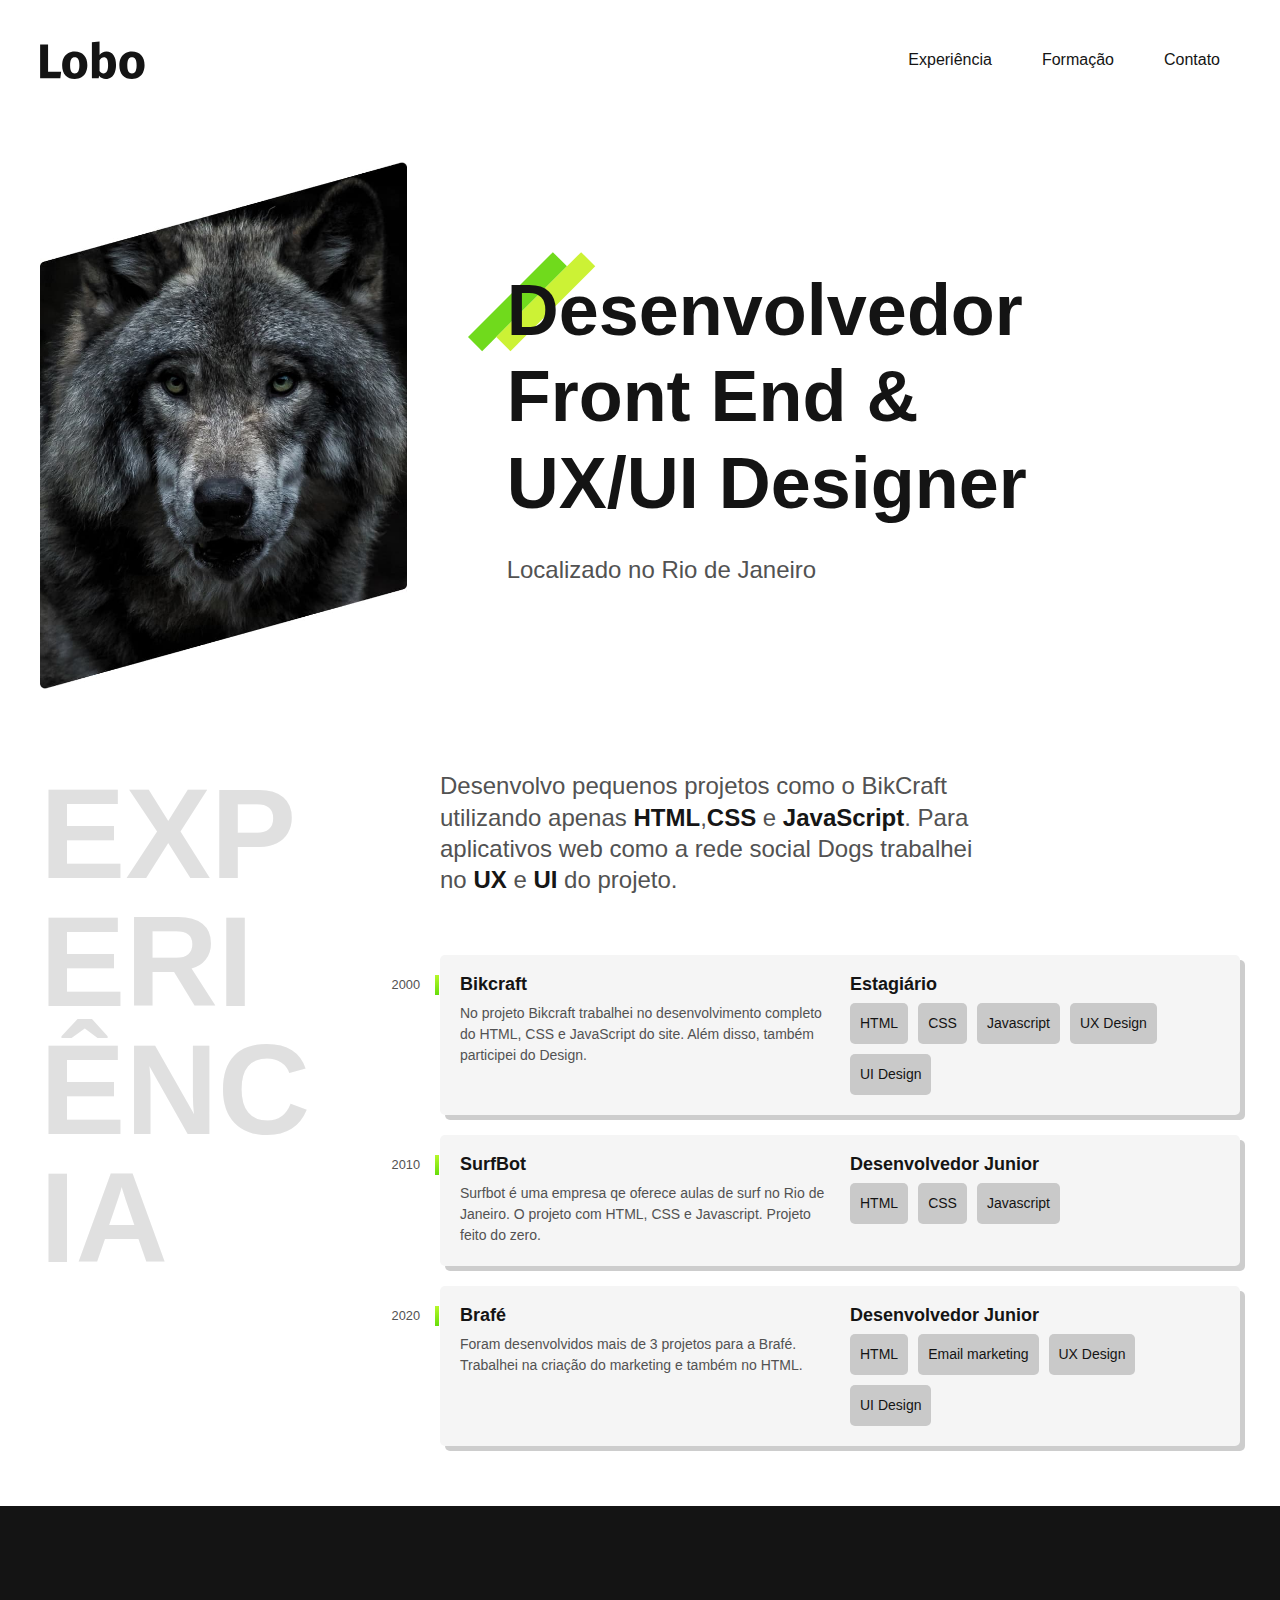
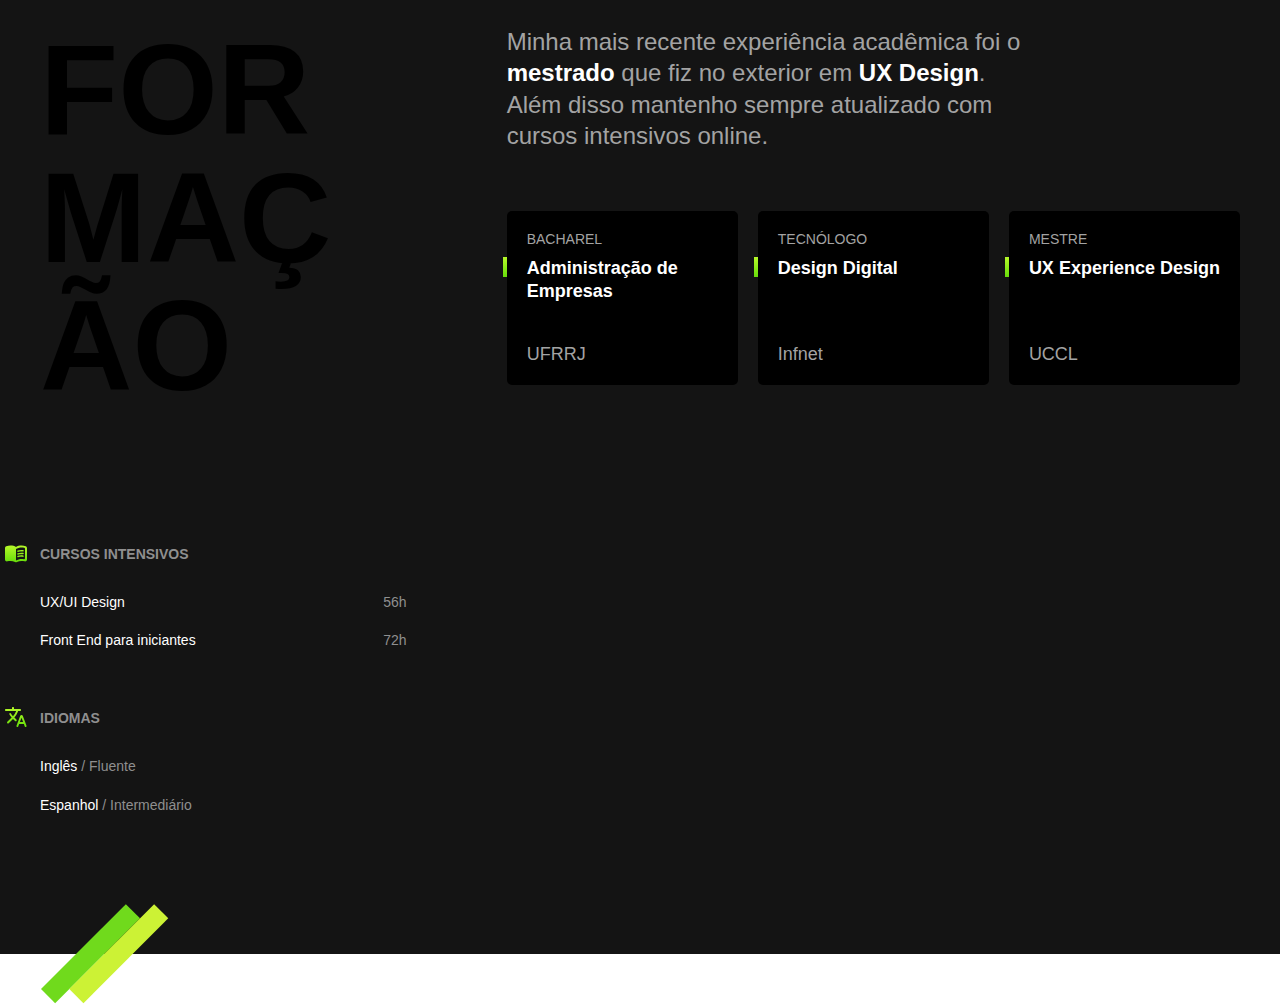
<file: index.html>
<!DOCTYPE html>
<html lang="pt-br">
<head>
    <meta charset="UTF-8">
    <meta name="viewport" content="width=device-width, initial-scale=1.0">
    <link rel="stylesheet" href="css/style.css">
    <title>Lobo</title>
</head>
<body>
    <header class="header">
        <img src="img/marca.svg" alt="logo" id="logo">
        <nav>
            <ul class="header-menu">
                <li><a href="#experiencia">Experiência</a></li>
                <li><a href="#formacao">Formação</a></li>
                <li><a href="#contato">Contato</a></li>
            </ul>
        </nav>
    </header>

    <main class="introducao">
        <img src="img/perfil.jpg" alt="Logo do perfil">

        <div>
            <h1>Desenvolvedor<br>Front End &<br>UX/UI Designer</h1>
            <p>Localizado no Rio de Janeiro</p>
        </div>
    </main>

    <section class="experiencia">
        <h2 class="subtitulo">Experiência</h2>
        
        <div>
            <p class="experiencia-texto">
               Desenvolvo pequenos projetos como o BikCraft utilizando apenas <strong>HTML</strong>,<strong>CSS</strong> e <strong>JavaScript</strong>. 
               Para aplicativos web como a rede social Dogs trabalhei no <strong>UX </strong> e <strong> UI</strong> do projeto.
            </p>

            <!-- 1ª empresa -->
            <div class="empresa">
                <span class="empresa-ano">2000</span>

                <h3 class="empresa-titulo">Bikcraft</h3>

                <span class="empresa-titulo">Estagiário</span>

                <p class="empresa-texto">No projeto Bikcraft trabalhei no desenvolvimento completo do HTML, CSS e JavaScript do site. Além disso, também participei do Design.</p>
                
                <ul class="empresa-habilidades">
                    <li>HTML</li>
                    <li>CSS</li>
                    <li>Javascript</li>
                    <li>UX Design</li>
                    <li>UI Design</li>
                </ul>
            </div>

            <!-- 2ª empresa -->
            <div class="empresa">
                <span class="empresa-ano">2010</span>
                <h3 class="empresa-titulo">SurfBot</h3>
                <span class="empresa-titulo">Desenvolvedor Junior</span>
                <p class="empresa-texto">Surfbot é uma empresa qe oferece aulas de surf no Rio de Janeiro. 
                                         O projeto com HTML, CSS e Javascript. Projeto feito do zero.
                </p>
                <ul class="empresa-habilidades">
                    <li>HTML</li>
                    <li>CSS</li>
                    <li>Javascript</li>
                </ul>
            </div>

            <!-- 3ª empresa -->
            <div class="empresa">
                <span class="empresa-ano">2020</span>
                <h3 class="empresa-titulo">Brafé</h3>
                <span class="empresa-titulo">Desenvolvedor Junior</span>
                <p class="empresa-texto">Foram desenvolvidos mais de 3 projetos para a Brafé. 
                    Trabalhei na criação do marketing e também no HTML.</p>
                <ul class="empresa-habilidades">
                    <li>HTML</li>
                    <li>Email marketing</li>
                    <li>UX Design</li>
                    <li>UI Design</li>
                </ul>
            </div>
        </div>

    </section>

    <footer class="formacao" id="formacao">

        <div class="formacao-container">

            <h2 class="subtitulo">Formação</h2>

            <div>
                <p class="formacao-texto">
                    Minha mais recente experiência acadêmica foi o <strong>mestrado</strong> que fiz no exterior em <strong>UX Design</strong>. Além disso mantenho sempre atualizado com cursos intensivos online.
                </p>

                <ul class="faculdade-lista">
                    <li class="faculdade">
                        <span class="faculdade-tipo">Bacharel</span>
                        <h3 class="faculdade-curso">Administração de Empresas</h3>
                        <span class="faculdade-instituicao">UFRRJ</span>
                    </li>

                    <li class="faculdade">
                        <span class="faculdade-tipo">Tecnólogo</span>
                        <h3 class="faculdade-curso">Design Digital</h3>
                        <span class="faculdade-instituicao">Infnet</span>
                    </li>

                    <li class="faculdade">
                        <span class="faculdade-tipo">Mestre</span>
                        <h3 class="faculdade-curso">UX Experience Design</h3>
                        <span class="faculdade-instituicao">UCCL</span>
                    </li>
                </ul>
            </div>

            <div class="formacao-extra">

                <div class="cursos">

                    <h3>Cursos Intensivos</h3>
                    <ul>
                        <li>UX/UI Design <span>56h</span></li>
                        <li>Front End para iniciantes<span>72h</span></li>
                    </ul>
                </div>

                <div class="idiomas">

                    <h3>Idiomas</h3>
                    <ul>
                        <li>Inglês    <span>  / Fluente</span></li>
                        <li>Espanhol  <span>  / Intermediário</span></li>
                    </ul>
                </div>
            </div>
        </div>
    </footer>    
</body>
</html>
</file>
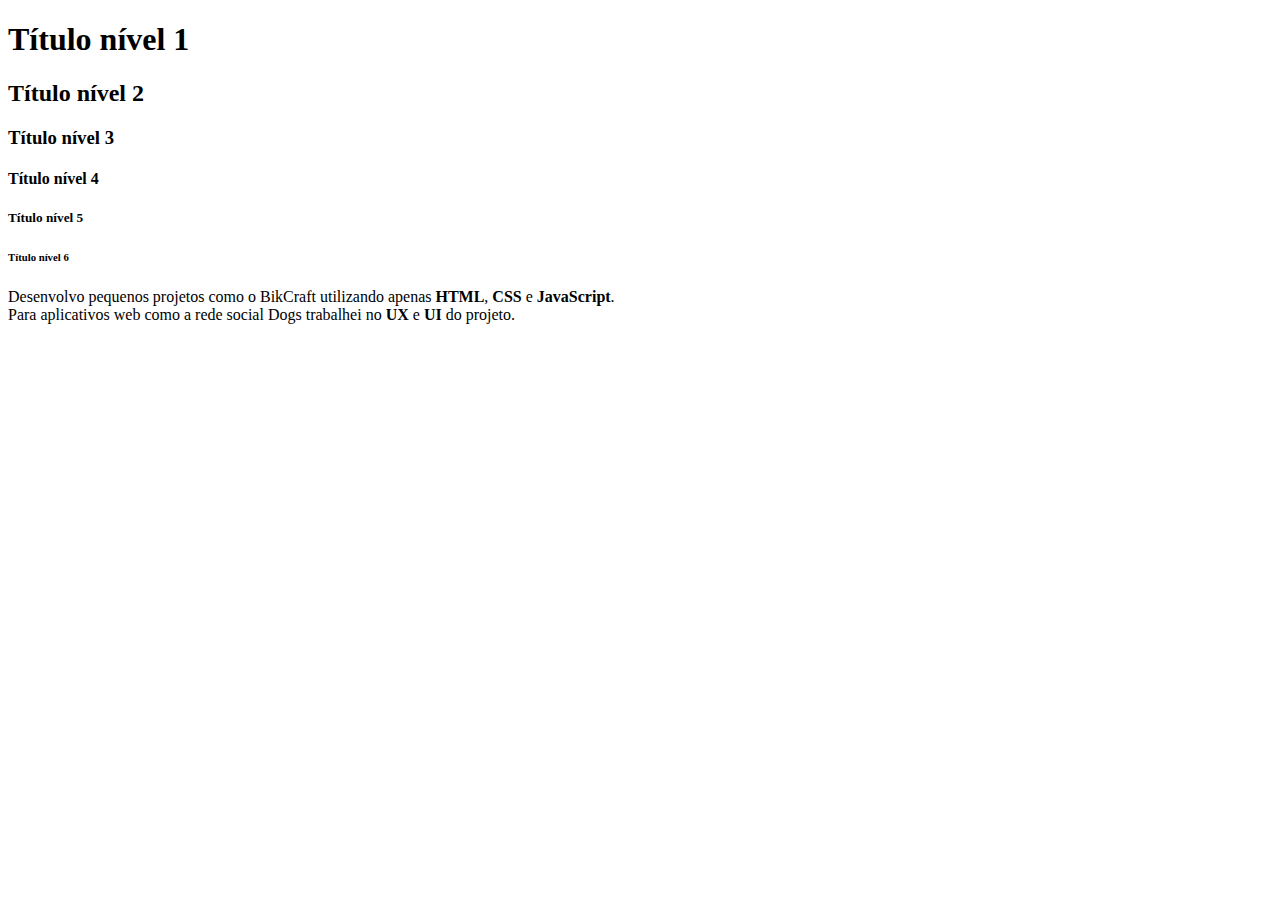
<file: teste.html>
<!DOCTYPE html>
<html lang="en">
<head>
    <meta charset="UTF-8">
    <meta name="viewport" content="width=device-width, initial-scale=1.0">
    <title>Document</title>
</head>
<body>
    <h1>Título nível 1</h1>
    <h2>Título nível 2</h2>
    <h3>Título nível 3</h3>
    <h4>Título nível 4</h4>
    <h5>Título nível 5</h5>
    <h6>Título nível 6</h6>

    <p>Desenvolvo pequenos projetos como o BikCraft 
       utilizando apenas 
       <strong>HTML</strong>,
       <strong>CSS</strong> e 
       <strong>JavaScript</strong>.<br>
       Para aplicativos web como a rede social Dogs trabalhei no 
       <strong>UX</strong> e 
       <strong>UI</strong> do projeto.
    </p>
</body>
</html>
</file>
<file: css/style.css>
@import 'global.css';
@import 'header.css';
@import 'introducao.css';
@import 'experiencia.css';
@import 'formacao.css';
@import 'footer.css';
</file>
